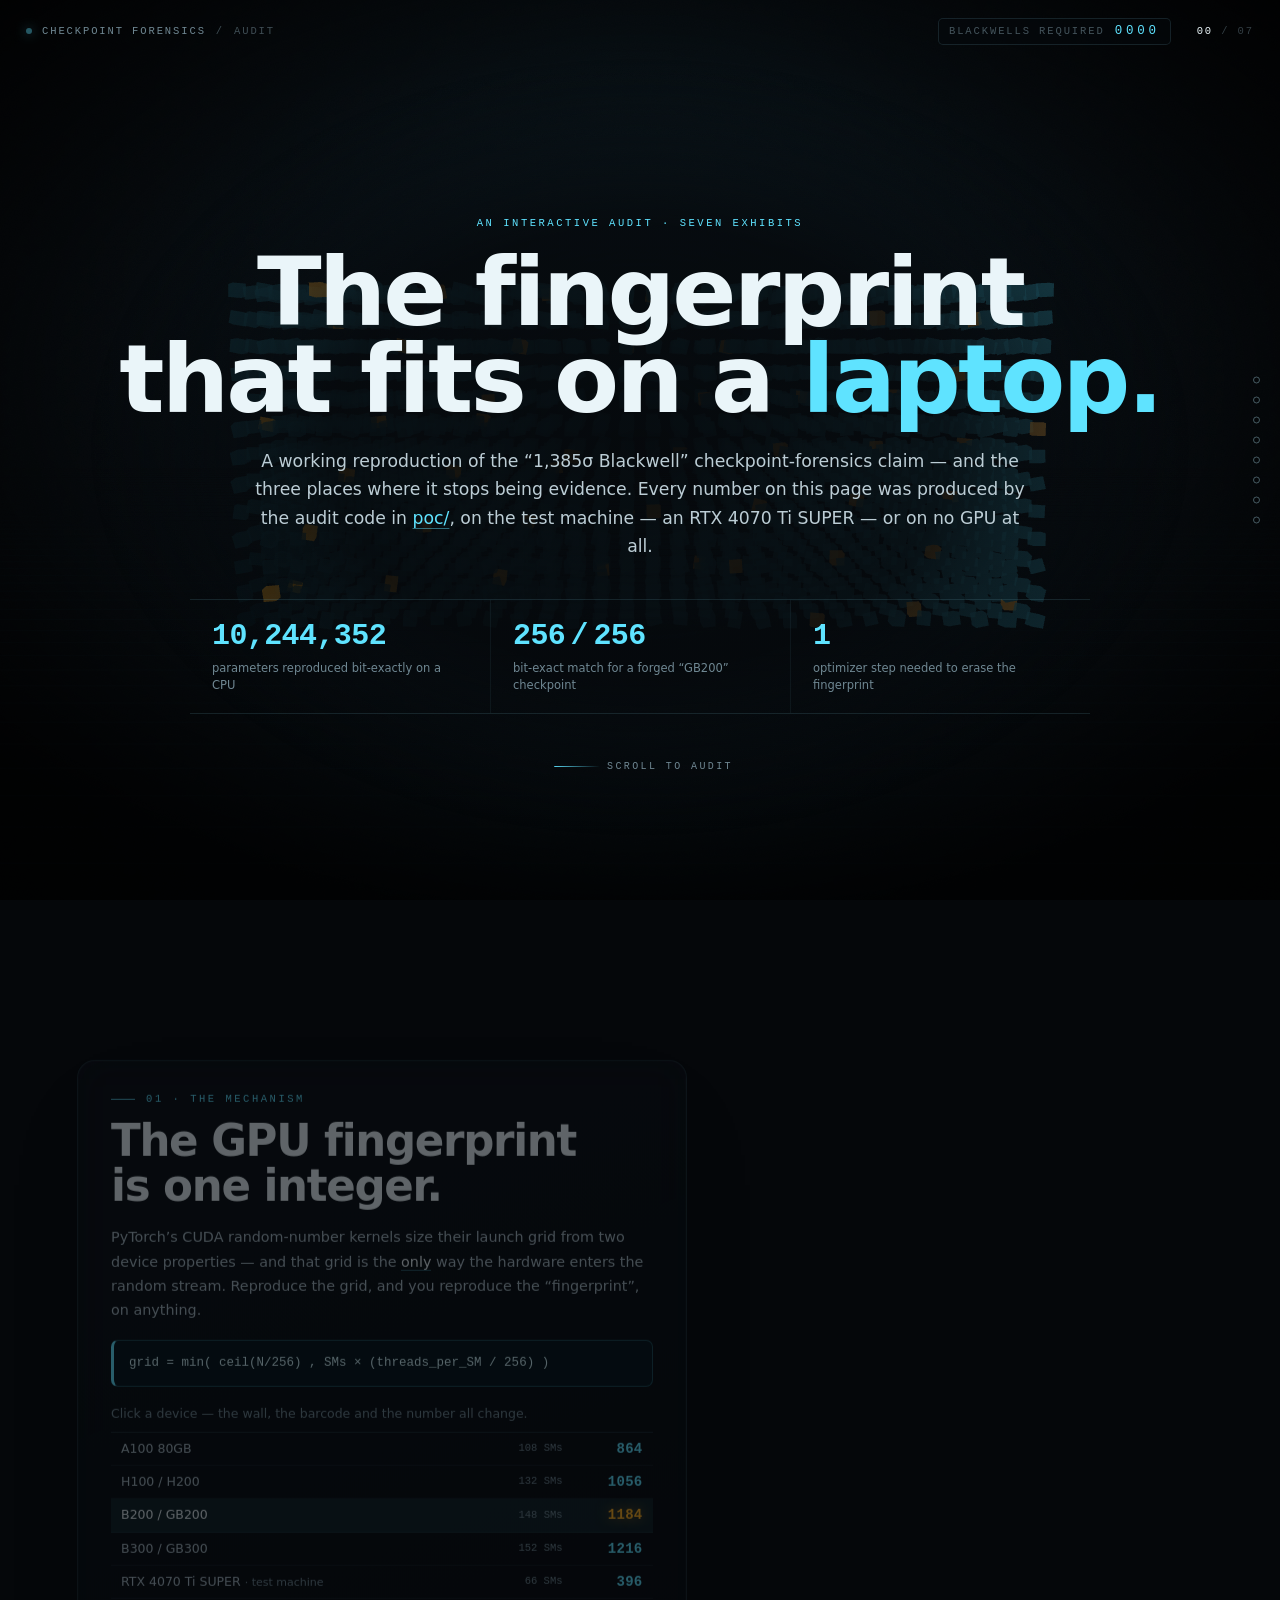
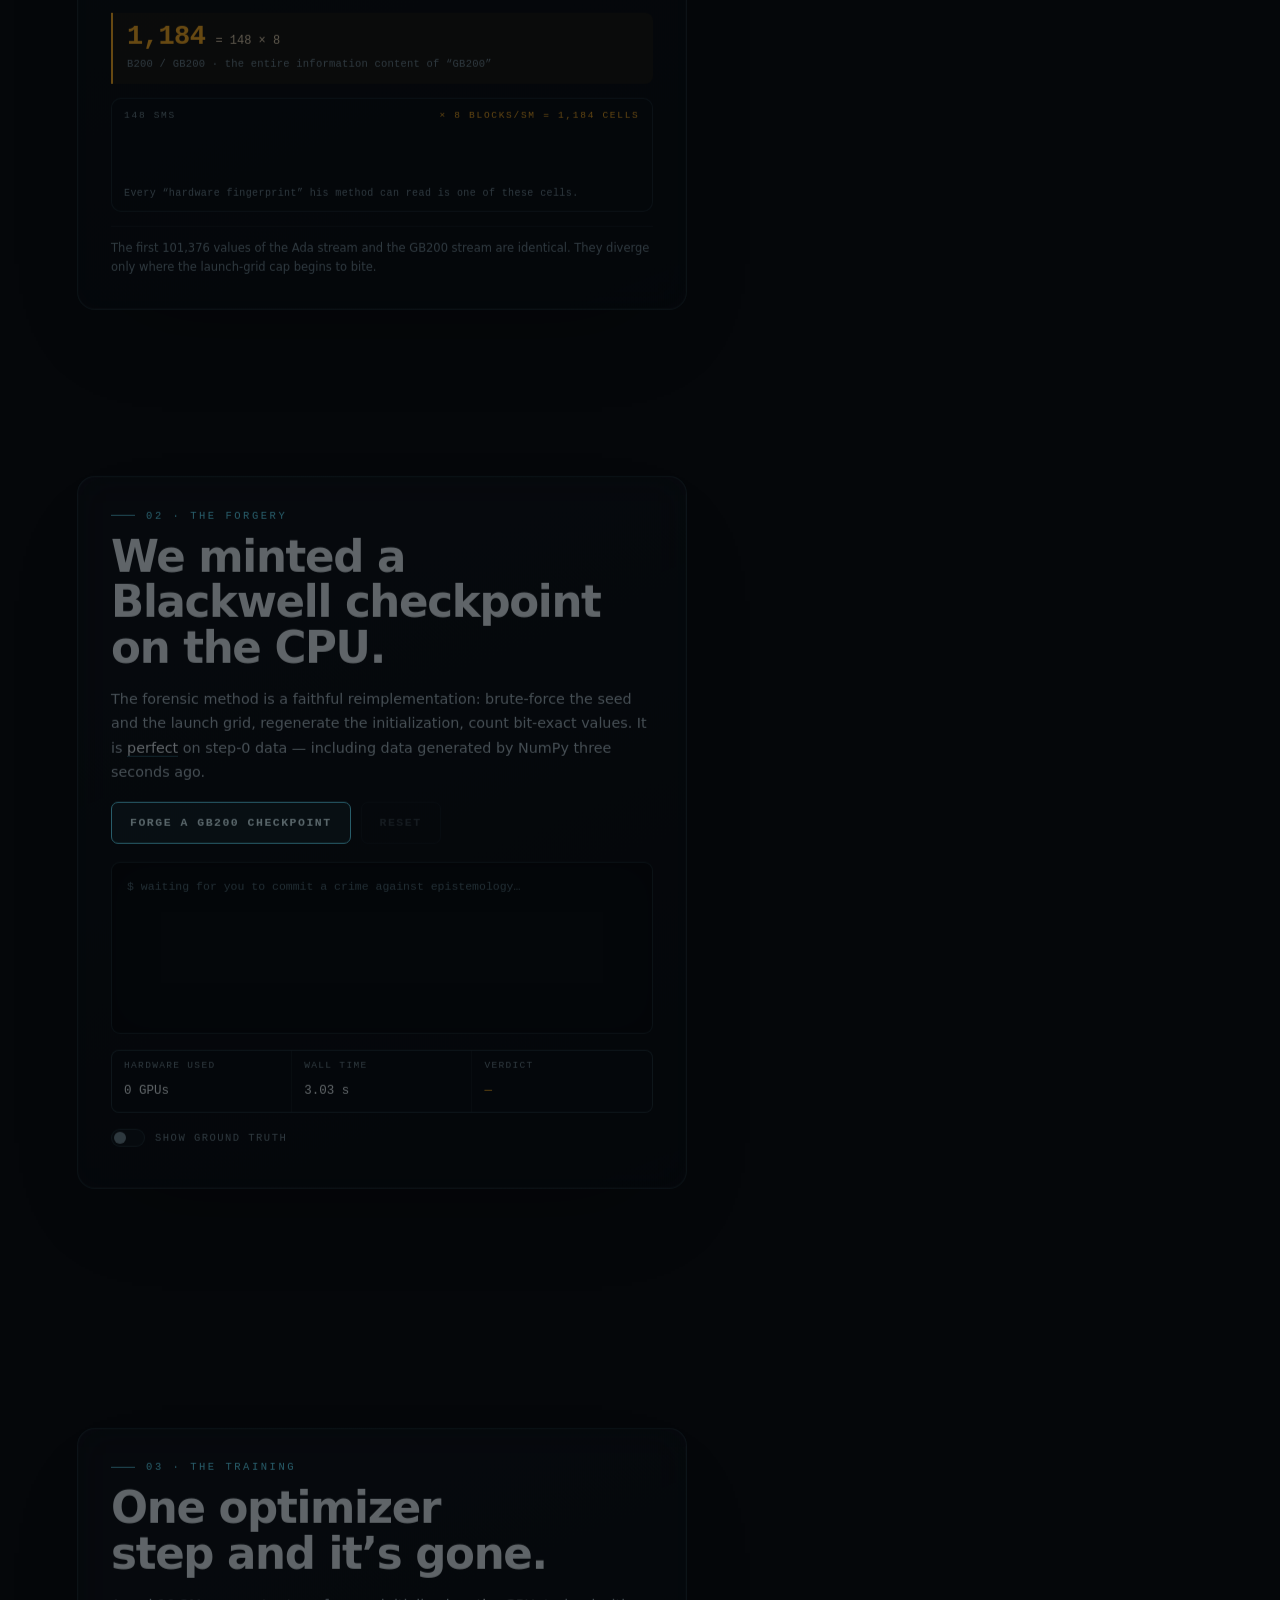
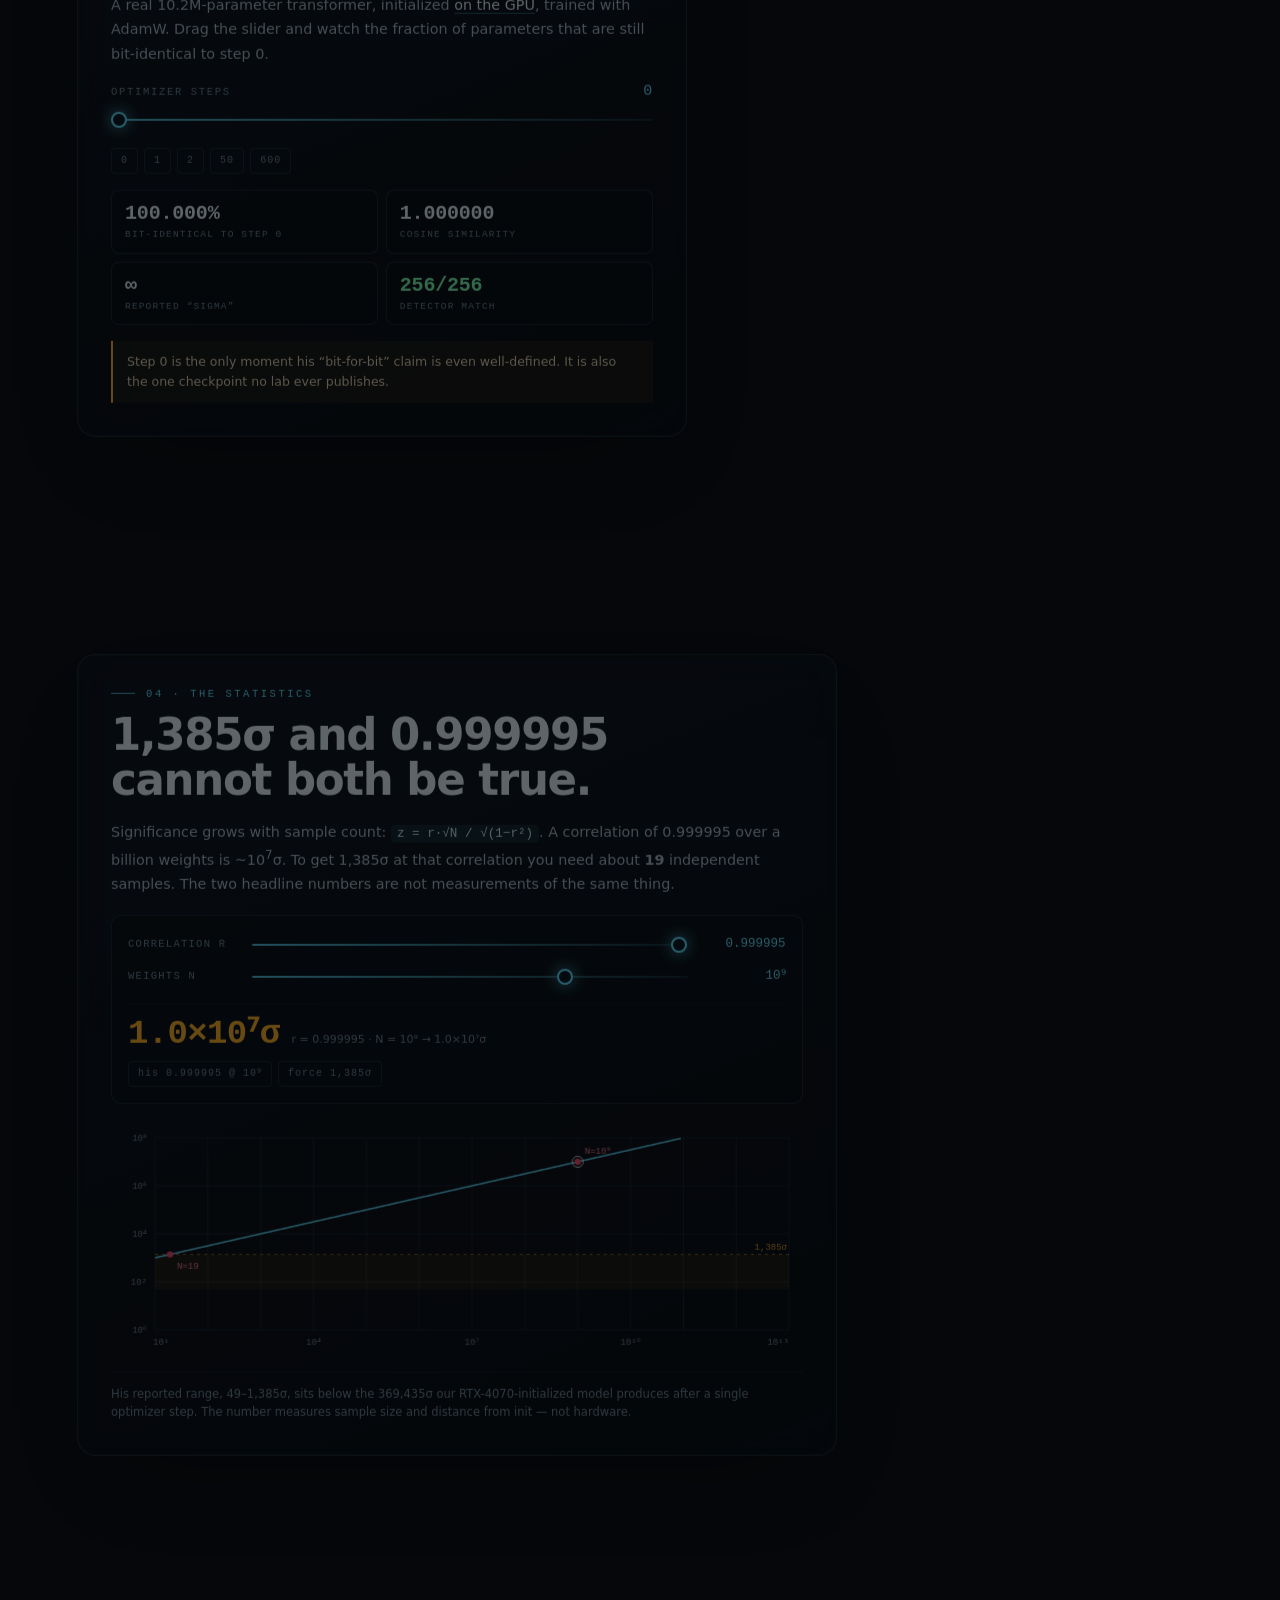
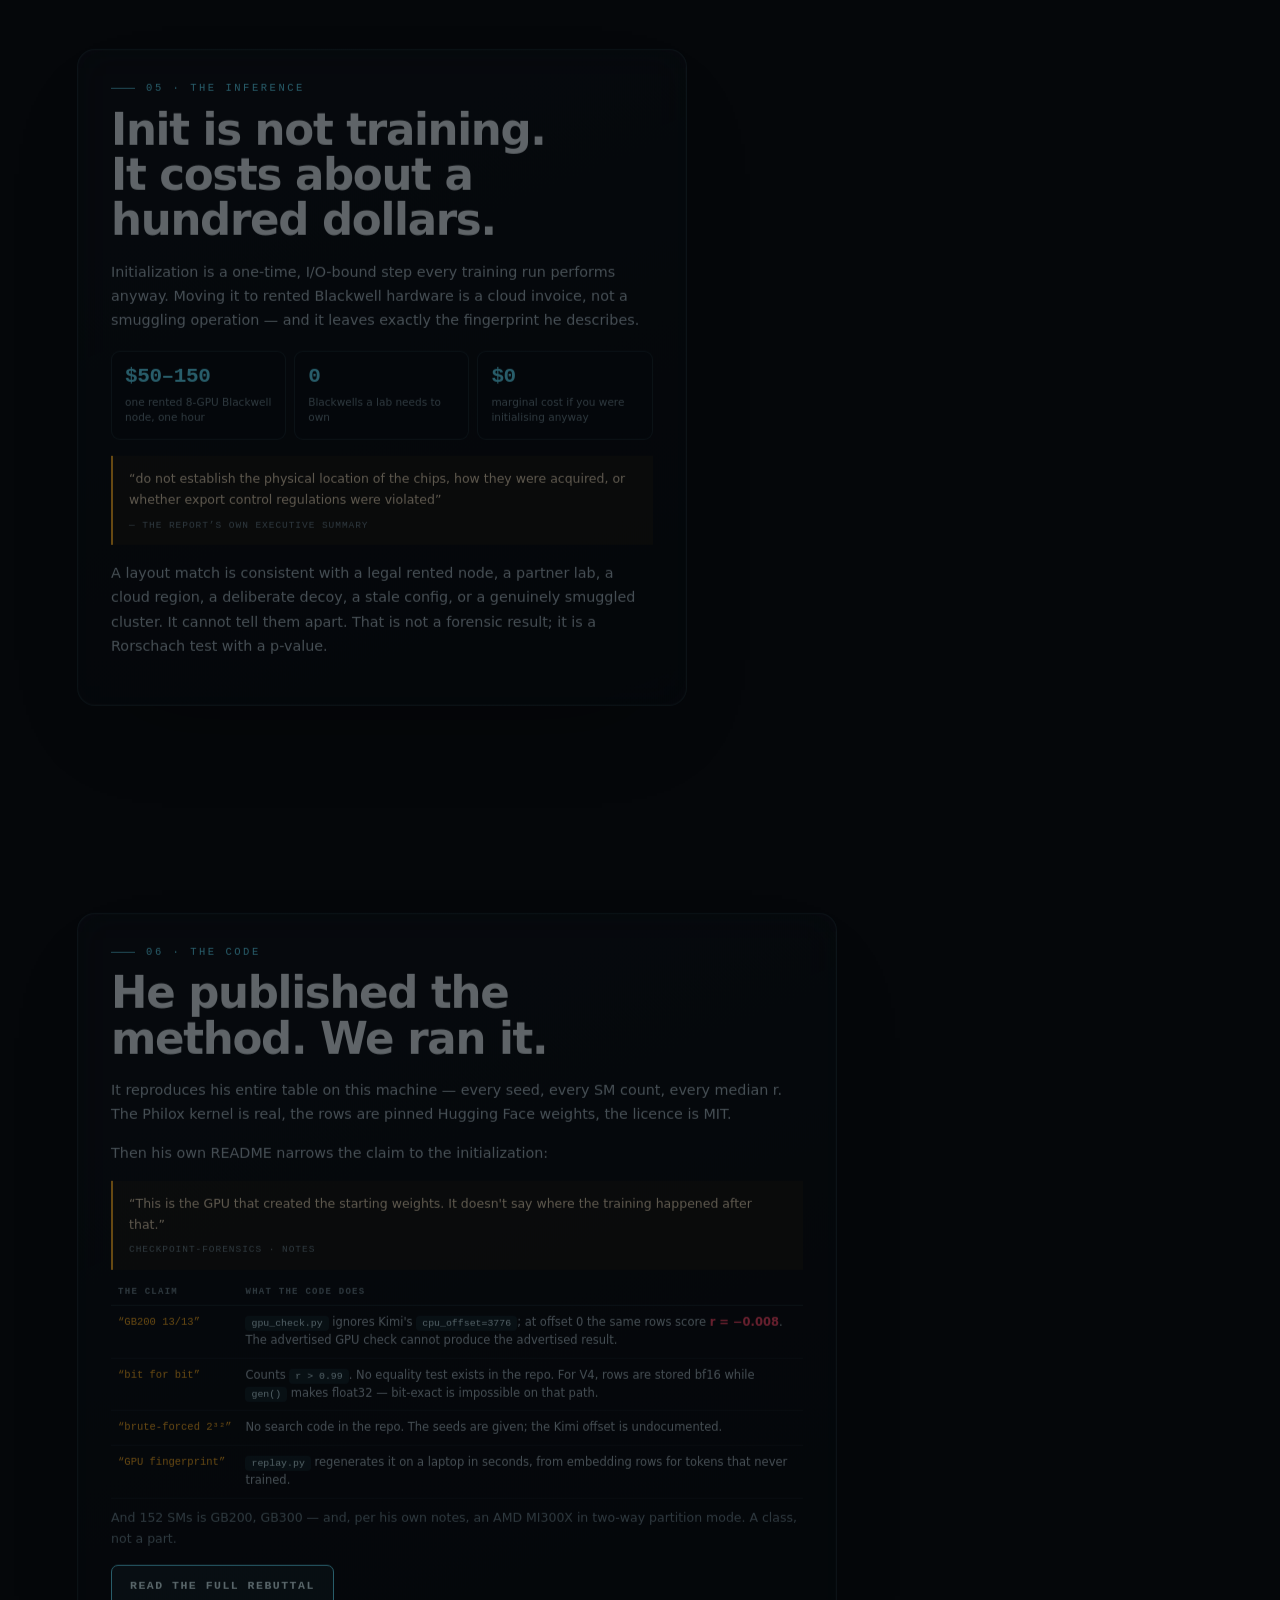
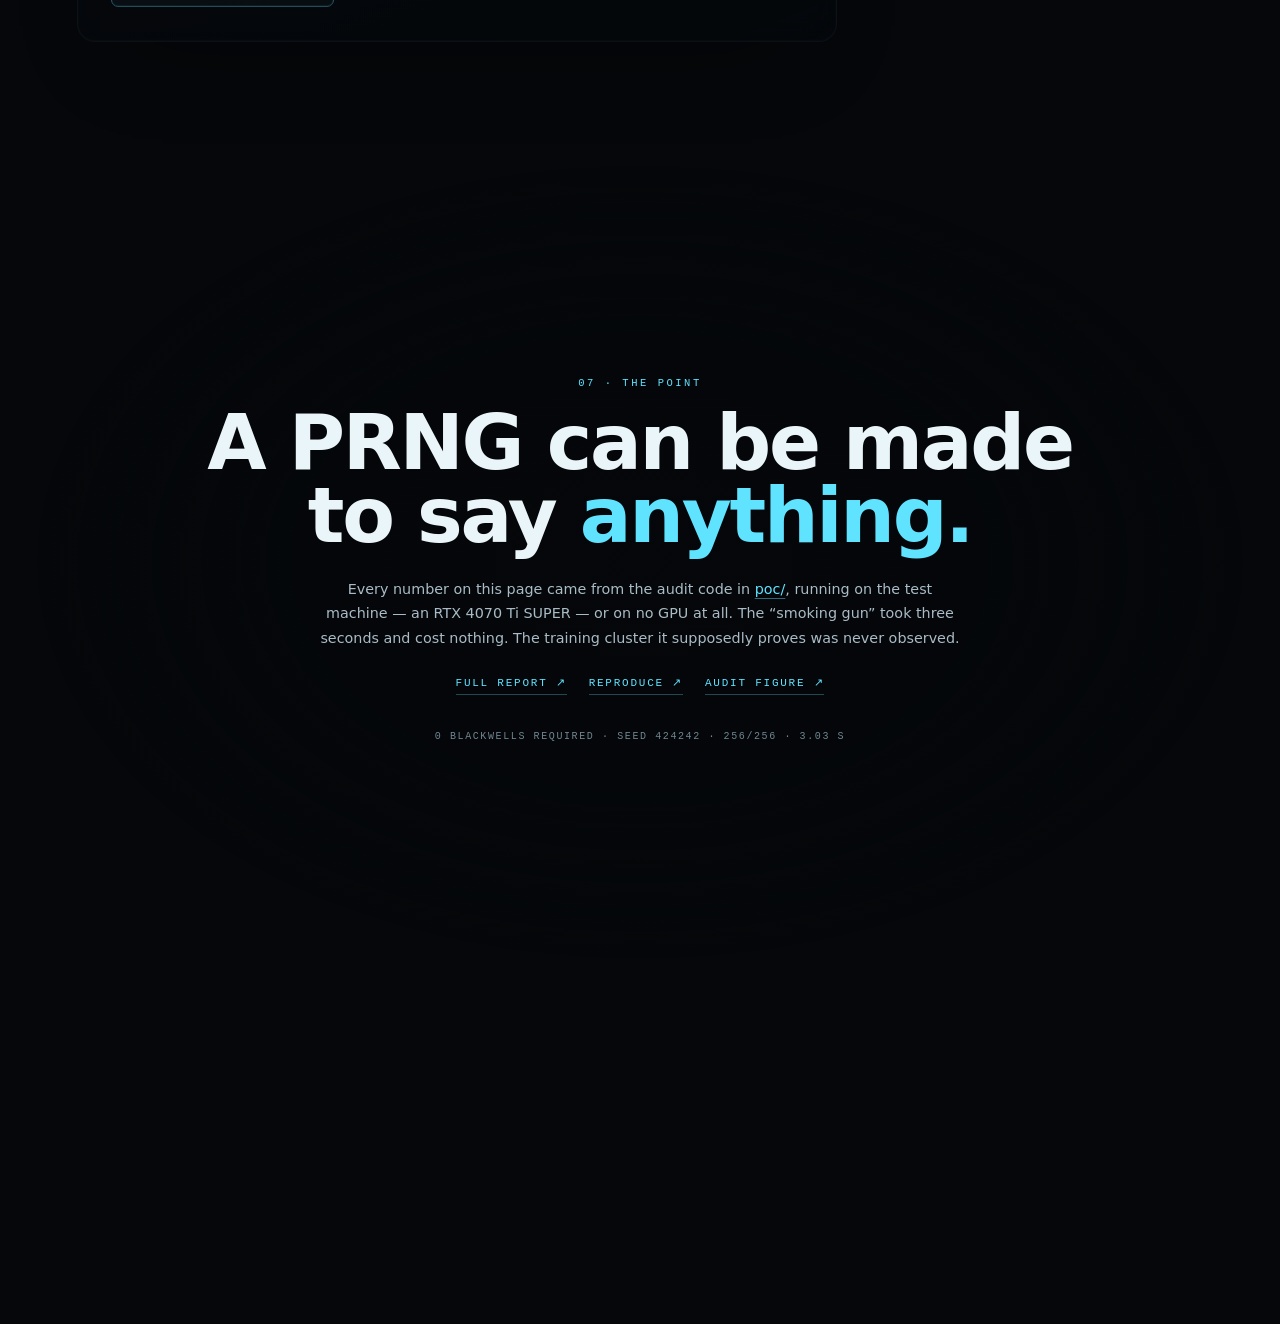
<file: index.html>
<!doctype html>
<html lang="en">
<head>
<meta charset="utf-8"/>
<meta name="viewport" content="width=device-width, initial-scale=1"/>
<title>Checkpoint Forensics, Audited</title>
<meta http-equiv="refresh" content="0; url=./site/"/>
<link rel="canonical" href="./site/"/>
<style>
  html,body{height:100%;margin:0;background:#05070a;color:#a9bcc6;
    font:12px/1.6 ui-monospace,Consolas,monospace;letter-spacing:.14em;text-transform:uppercase}
  body{display:grid;place-items:center}
  a{color:#5fe3ff;text-decoration:none;border-bottom:1px solid rgba(95,227,255,.35);padding-bottom:4px}
  a:hover{color:#fff;border-color:#fff}
  .dot{display:inline-block;width:6px;height:6px;border-radius:50%;background:#5fe3ff;
    box-shadow:0 0 12px #5fe3ff;margin-right:10px;animation:p 2.4s infinite}
  @keyframes p{0%,100%{opacity:1}50%{opacity:.35}}
</style>
</head>
<body>
<p><span class="dot"></span>opening <a href="./site/">the audit</a>…</p>
</body>
</html>
</file>
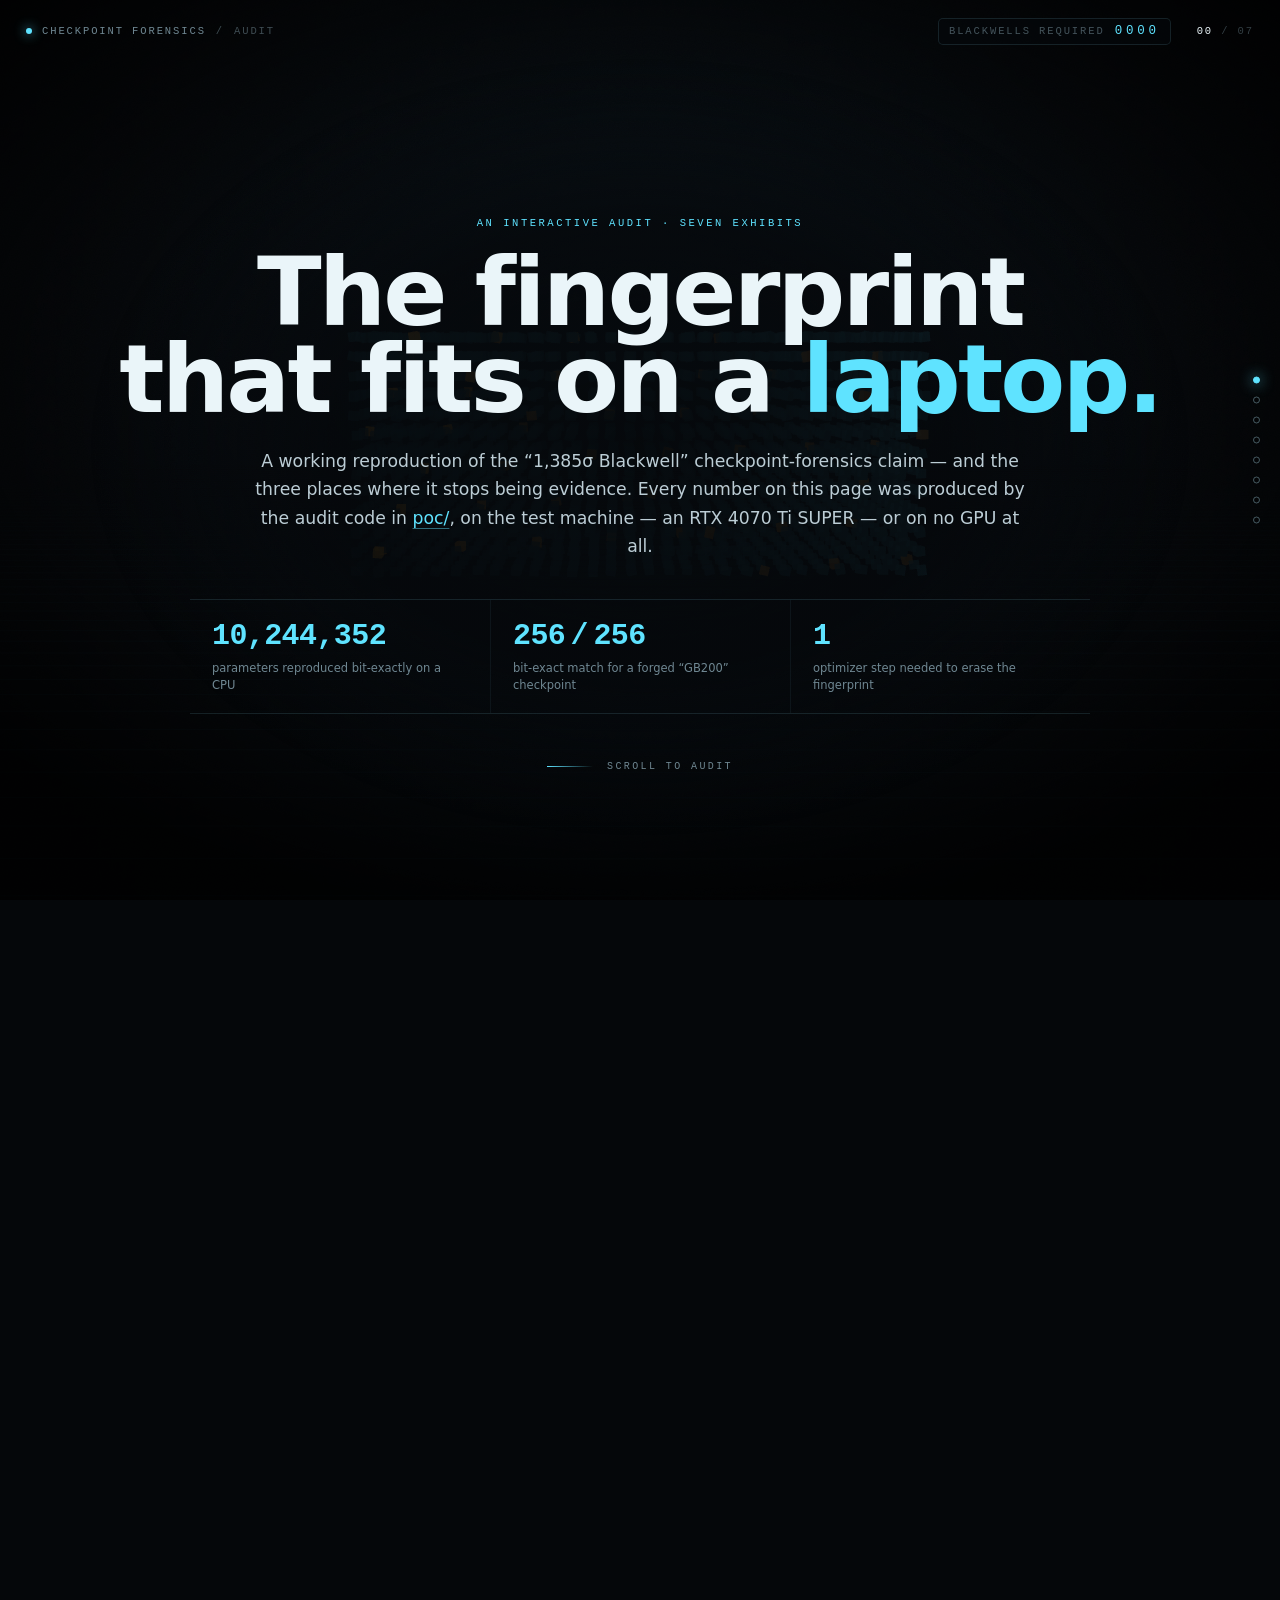
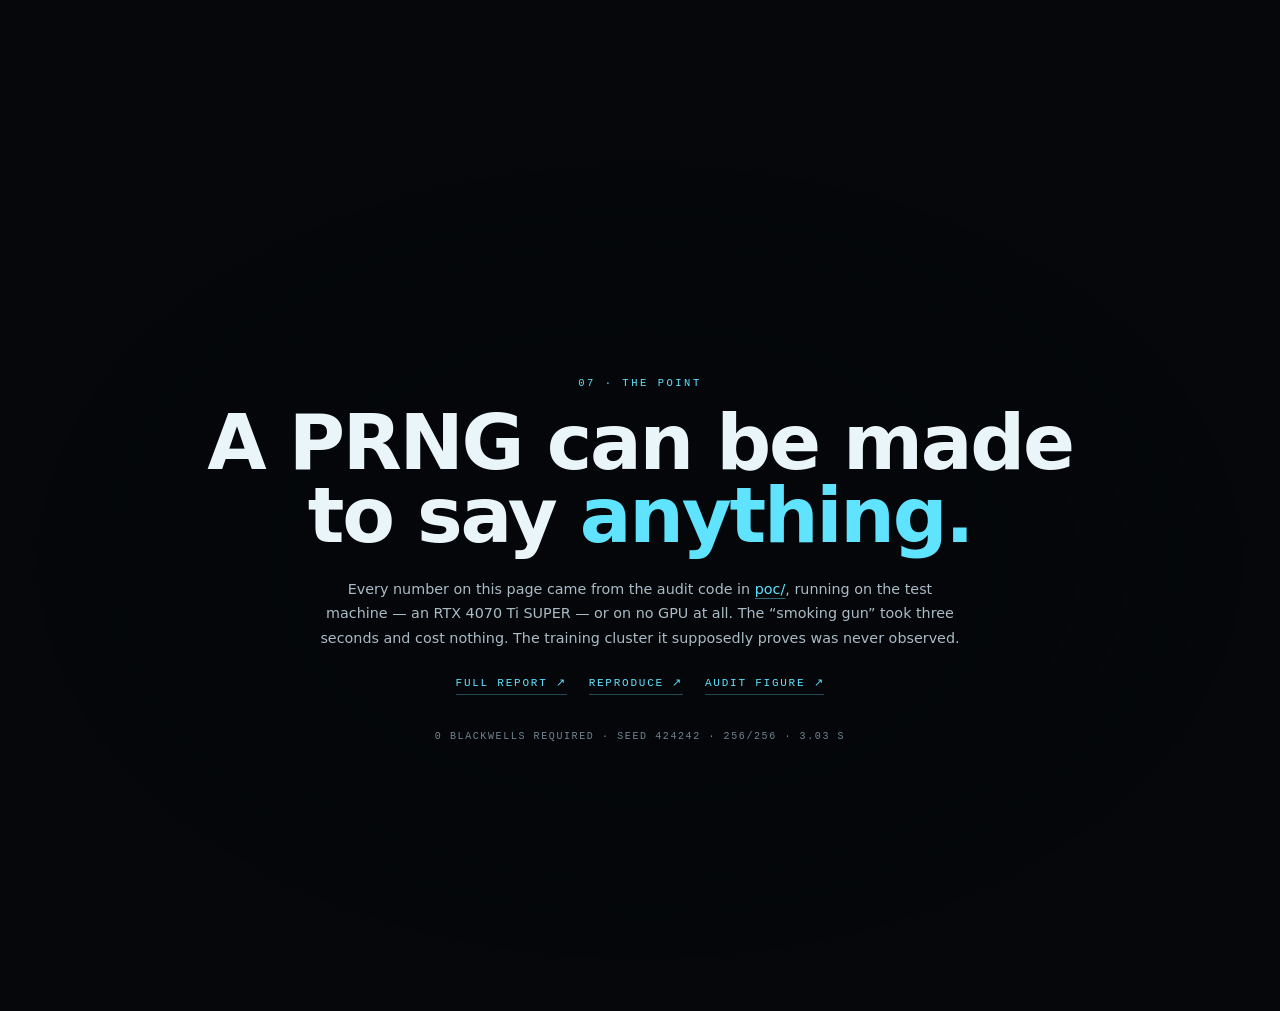
<file: site/index.html>
<!doctype html>
<html lang="en">
<head>
<meta charset="utf-8"/>
<meta name="viewport" content="width=device-width, initial-scale=1"/>
<meta name="theme-color" content="#05070a"/>
<title>Checkpoint Forensics, Audited — an interactive teardown</title>
<meta name="description" content="A working reproduction of the '1,385-sigma Blackwell' checkpoint forensics claim, and the three places where it stops being evidence."/>
<meta property="og:type" content="website"/>
<meta property="og:site_name" content="Checkpoint Forensics, Audited"/>
<meta property="og:title" content="Certified GB200* — hardware not included"/>
<meta property="og:description" content="256/256 bit-exact, generated on a laptop with zero GPUs, erased by one optimizer step. The '1,385σ Blackwell' claim, audited."/>
<meta property="og:url" content="https://tespio.github.io/conclusive-vibes/site/"/>
<meta property="og:image" content="https://tespio.github.io/conclusive-vibes/site/og.png"/>
<meta property="og:image:type" content="image/png"/>
<meta property="og:image:width" content="1200"/>
<meta property="og:image:height" content="630"/>
<meta property="og:image:alt" content="A red rubber stamp reading CERTIFIED GB200 with an asterisk, footnoted: hardware not included."/>
<meta name="twitter:card" content="summary_large_image"/>
<meta name="twitter:title" content="Certified GB200* — hardware not included"/>
<meta name="twitter:description" content="256/256 bit-exact. Zero GPUs. One optimizer step to erase. The '1,385σ Blackwell' claim, audited."/>
<meta name="twitter:image" content="https://tespio.github.io/conclusive-vibes/site/og.png"/>
<link rel="icon" href="data:image/svg+xml,%3Csvg xmlns='http://www.w3.org/2000/svg' viewBox='0 0 32 32'%3E%3Crect width='32' height='32' fill='%2305070a'/%3E%3Crect x='6' y='6' width='8' height='8' fill='%235fe3ff'/%3E%3Crect x='18' y='6' width='8' height='8' fill='%23ffb020'/%3E%3Crect x='6' y='18' width='8' height='8' fill='%23ff4767'/%3E%3Crect x='18' y='18' width='8' height='8' fill='%235fe3ff'/%3E%3C/svg%3E"/>
<link rel="stylesheet" href="styles.css"/>
</head>
<body>

<div id="webgl" aria-hidden="true"></div>
<div class="grain" aria-hidden="true"></div>
<div class="vignette" aria-hidden="true"></div>

<header class="hud">
  <div class="hud__brand">
    <span class="hud__dot"></span>
    <span>CHECKPOINT&nbsp;FORENSICS</span>
    <span class="hud__sep">/</span>
    <span class="hud__muted">AUDIT</span>
  </div>
  <div class="hud__right">
    <div class="hud__counter" id="hudCounter" title="Every experiment on this page ran with zero Blackwell GPUs">
      <span class="hud__label">BLACKWELLS&nbsp;REQUIRED</span>
      <span class="hud__digits" id="counterDigits">0000</span>
    </div>
    <div class="hud__idx"><b id="idxNum">00</b><span>&nbsp;/&nbsp;07</span></div>
  </div>
</header>

<nav class="rail" id="rail" aria-label="Sections"></nav>

<main>

  <!-- ============================================================ 00 HERO -->
  <section class="section section--hero" id="s-hero" data-scene="hero" data-label="Opening">
    <div class="hero">
      <div class="kicker">An interactive audit · seven exhibits</div>
      <h1>The fingerprint<br/>that fits on a <em>laptop.</em></h1>
      <p class="lede">A working reproduction of the “1,385σ Blackwell” checkpoint-forensics claim —
        and the three places where it stops being evidence. Every number on this page was produced
        by the audit code in <a href="../poc/run_all.py" data-view="code" data-title="poc/run_all.py">poc/</a>,
        on the test machine — an RTX&nbsp;4070&nbsp;Ti&nbsp;SUPER — or on no GPU at all.</p>
      <div class="hero__stats">
        <div class="stat">
          <b>10,244,352</b>
          <span>parameters reproduced bit-exactly on a CPU</span>
        </div>
        <div class="stat">
          <b>256&thinsp;/&thinsp;256</b>
          <span>bit-exact match for a forged “GB200” checkpoint</span>
        </div>
        <div class="stat">
          <b>1</b>
          <span>optimizer step needed to erase the fingerprint</span>
        </div>
      </div>
      <div class="scrollcue"><a href="#s-mech"><span class="scrollcue__line"></span> scroll to audit</a></div>
    </div>
  </section>

  <!-- ========================================================== 01 MECHANISM -->
  <section class="section" id="s-mech" data-scene="integer" data-label="The mechanism">
    <div class="panel">
      <div class="kicker">01 · The mechanism</div>
      <h2>The GPU fingerprint is one integer.</h2>
      <p>PyTorch’s CUDA random-number kernels size their launch grid from two device
        properties — and that grid is the <em>only</em> way the hardware enters the random stream.
        Reproduce the grid, and you reproduce the “fingerprint”, on anything.</p>
      <div class="formula">grid = min( ceil(N/256) , SMs × (threads_per_SM / 256) )</div>
      <p class="small">Click a device — the wall, the barcode and the number all change.</p>
      <div class="devices" id="devices">
        <button class="dev" data-key="a100" data-sm="108" data-bps="8" data-name="A100 80GB"
                data-note="a smaller grid, a different fingerprint">
          <span>A100 80GB</span><span class="sm">108 SMs</span><b>864</b>
        </button>
        <button class="dev" data-key="h100" data-sm="132" data-bps="8" data-name="H100 / H200"
                data-note="identical to the H200 — the method cannot tell them apart">
          <span>H100 / H200</span><span class="sm">132 SMs</span><b>1056</b>
        </button>
        <button class="dev is-active" data-key="gb200" data-sm="148" data-bps="8" data-name="B200 / GB200"
                data-note="the entire information content of “GB200”">
          <span>B200 / GB200</span><span class="sm">148 SMs</span><b>1184</b>
        </button>
        <button class="dev" data-key="b300" data-sm="152" data-bps="8" data-name="B300 / GB300"
                data-note="one integer away from “GB200”, and a different rack">
          <span>B300 / GB300</span><span class="sm">152 SMs</span><b>1216</b>
        </button>
        <button class="dev" data-key="rtx4070tis" data-sm="66" data-bps="6" data-name="RTX 4070 Ti SUPER"
                data-note="the test machine that forged the checkpoint">
          <span>RTX 4070 Ti SUPER <i>· test machine</i></span><span class="sm">66 SMs</span><b>396</b>
        </button>
      </div>
      <div class="gridnote">
        <div class="gridnote__row"><b id="gridNum">1,184</b><span id="gridEq">= 148 × 8</span></div>
        <div class="gridnote__cap" id="gridCap">B200 / GB200 · the entire information content of “GB200”</div>
      </div>
      <div class="barcode-block">
        <div class="barcode-block__head"><span id="bcSms">148 SMs</span><span id="bcCells">× 8 blocks/SM = 1,184 cells</span></div>
        <canvas id="barcode" width="760" height="68"></canvas>
        <div class="barcode-block__cap">Every “hardware fingerprint” his method can read is one of these cells.</div>
      </div>
      <p class="fine">The first 101,376 values of the Ada stream and the GB200 stream are identical.
        They diverge only where the launch-grid cap begins to bite.</p>
    </div>
  </section>

  <!-- ============================================================= 02 FORGERY -->
  <section class="section" id="s-forge" data-scene="forge" data-label="The forgery">
    <div class="panel">
      <div class="kicker">02 · The forgery</div>
      <h2>We minted a Blackwell checkpoint on the CPU.</h2>
      <p>The forensic method is a faithful reimplementation: brute-force the seed and the launch
        grid, regenerate the initialization, count bit-exact values. It is <em>perfect</em> on
        step-0 data — including data generated by NumPy three seconds ago.</p>
      <div class="row">
        <button class="btn" id="forgeBtn">Forge a GB200 checkpoint</button>
        <button class="btn btn--ghost" id="resetBtn" disabled>reset</button>
      </div>
      <div class="term" id="term" aria-live="polite"><pre id="termPre"><span class="dim">$ waiting for you to commit a crime against epistemology…</span></pre></div>
      <div class="receipt">
        <div><span>hardware used</span><b>0 GPUs</b></div>
        <div><span>wall time</span><b>3.03 s</b></div>
        <div><span>verdict</span><b class="amber" id="receiptVerdict">—</b></div>
      </div>
      <label class="switch">
        <input type="checkbox" id="truthToggle"/>
        <span>show ground truth</span>
      </label>
      <p class="truth" id="truth">Test machine: <b>RTX 4070 Ti SUPER</b> · Ada · 66 SMs · 16&nbsp;GB · <b>0 Blackwells</b>.
        The forged checkpoint is bit-identical to what a 148-SM device would emit — because the only
        difference is the integer 1184.</p>
    </div>
    <div class="stamp" id="stamp" aria-hidden="true">CERTIFIED<br/>GB200<span>256 / 256 · CONCLUSIVE</span></div>
  </section>

  <!-- ============================================================== 03 DECAY -->
  <section class="section" id="s-decay" data-scene="decay" data-label="The training">
    <div class="panel">
      <div class="kicker">03 · The training</div>
      <h2>One optimizer step and it’s gone.</h2>
      <p>A real 10.2M-parameter transformer, initialized <em>on the GPU</em>, trained with AdamW.
        Drag the slider and watch the fraction of parameters that are still bit-identical to step&nbsp;0.</p>
      <div class="control">
        <div class="control__head">
          <span>optimizer steps</span>
          <output id="stepOut">0</output>
        </div>
        <input type="range" id="stepSlider" min="0" max="10" step="1" value="0"
               aria-label="Training steps"/>
        <div class="presets" id="stepPresets">
          <button data-step="0">0</button>
          <button data-step="1">1</button>
          <button data-step="2">2</button>
          <button data-step="6">50</button>
          <button data-step="10">600</button>
        </div>
      </div>
      <div class="readouts">
        <div><b id="rExact">100.000%</b><span>bit-identical to step 0</span></div>
        <div><b id="rCos">1.000000</b><span>cosine similarity</span></div>
        <div><b id="rSigma">∞</b><span>reported “sigma”</span></div>
        <div><b id="rDetect" class="ok">256/256</b><span>detector match</span></div>
      </div>
      <p class="note" id="decayNote">Step 0 is the only moment his “bit-for-bit” claim is even
        well-defined. It is also the one checkpoint no lab ever publishes.</p>
    </div>
  </section>

  <!-- ============================================================== 04 SIGMA -->
  <section class="section" id="s-sigma" data-scene="sigma" data-label="The statistics">
    <div class="panel panel--wide">
      <div class="kicker">04 · The statistics</div>
      <h2>1,385σ and 0.999995 cannot both be true.</h2>
      <p>Significance grows with sample count: <code>z = r·√N / √(1−r²)</code>. A correlation of
        0.999995 over a billion weights is ~10<sup>7</sup>σ. To get 1,385σ at that correlation you
        need about <b>19</b> independent samples. The two headline numbers are not measurements of
        the same thing.</p>
      <div class="calc">
        <label class="calc__row">
          <span>correlation&nbsp;r</span>
          <input type="range" id="rSlider" min="990000" max="1000000" step="1" value="999995"/>
          <output id="rOut">0.999995</output>
        </label>
        <label class="calc__row">
          <span>weights&nbsp;N</span>
          <input type="range" id="nSlider" min="1" max="12" step="0.05" value="9"/>
          <output id="nOut">10⁹</output>
        </label>
        <div class="calc__result">
          <b id="zOut">10,000,000σ</b>
          <span id="zNote">his 0.999995, applied to 10⁹ weights</span>
        </div>
        <div class="presets">
          <button id="presetHis">his 0.999995 @ 10⁹</button>
          <button id="presetForce">force 1,385σ</button>
        </div>
      </div>
      <canvas id="sigmaChart" height="240"></canvas>
      <p class="fine">His reported range, 49–1,385σ, sits below the 369,435σ our RTX-4070-initialized
        model produces after a single optimizer step. The number measures sample size and distance
        from init — not hardware.</p>
    </div>
  </section>

  <!-- =============================================================== 05 COST -->
  <section class="section" id="s-cost" data-scene="cost" data-label="The inference">
    <div class="panel">
      <div class="kicker">05 · The inference</div>
      <h2>Init is not training. It costs about a hundred dollars.</h2>
      <p>Initialization is a one-time, I/O-bound step every training run performs anyway.
        Moving it to rented Blackwell hardware is a cloud invoice, not a smuggling operation —
        and it leaves exactly the fingerprint he describes.</p>
      <div class="cards">
        <div class="card"><b>$50–150</b><span>one rented 8-GPU Blackwell node, one hour</span></div>
        <div class="card"><b>0</b><span>Blackwells a lab needs to own</span></div>
        <div class="card"><b>$0</b><span>marginal cost if you were initialising anyway</span></div>
      </div>
      <blockquote>“do not establish the physical location of the chips, how they were acquired,
        or whether export control regulations were violated”
        <cite>— the report’s own executive summary</cite></blockquote>
      <p>A layout match is consistent with a legal rented node, a partner lab, a cloud region,
        a deliberate decoy, a stale config, or a genuinely smuggled cluster. It cannot tell them
        apart. That is not a forensic result; it is a Rorschach test with a p-value.</p>
    </div>
  </section>

  <!-- =============================================================== 06 CODE -->
  <section class="section" id="s-repo" data-scene="cost" data-label="His code">
    <div class="panel panel--wide">
      <div class="kicker">06 · The code</div>
      <h2>He published the method. We ran it.</h2>
      <p>It reproduces his entire table on this machine — every seed, every SM count, every
        median r. The Philox kernel is real, the rows are pinned Hugging Face weights, the
        licence is MIT.</p>
      <p>Then his own README narrows the claim to the initialization:</p>
      <blockquote>“This is the GPU that created the starting weights. It doesn't say where the
        training happened after that.”
        <cite>checkpoint-forensics · Notes</cite>
      </blockquote>
      <table class="claimtable">
        <thead><tr><th>the claim</th><th>what the code does</th></tr></thead>
        <tbody>
          <tr><td>“GB200 13/13”</td>
            <td><code>gpu_check.py</code> ignores Kimi's <code>cpu_offset=3776</code>; at
              offset 0 the same rows score <b>r = −0.008</b>. The advertised GPU check cannot
              produce the advertised result.</td></tr>
          <tr><td>“bit for bit”</td>
            <td>Counts <code>r &gt; 0.99</code>. No equality test exists in the repo. For V4,
              rows are stored bf16 while <code>gen()</code> makes float32 — bit-exact is
              impossible on that path.</td></tr>
          <tr><td>“brute-forced 2³²”</td>
            <td>No search code in the repo. The seeds are given; the Kimi offset is
              undocumented.</td></tr>
          <tr><td>“GPU fingerprint”</td>
            <td><code>replay.py</code> regenerates it on a laptop in seconds, from embedding
              rows for tokens that never trained.</td></tr>
        </tbody>
      </table>
      <p class="small">And 152 SMs is GB200, GB300 — and, per his own notes, an AMD MI300X in
        two-way partition mode. A class, not a part.</p>
      <p class="btnrow"><a class="btn" href="../REBUTTAL.md" data-view="report"
        data-title="We ran the checkpoint-forensics repo">read the full rebuttal</a></p>
    </div>
  </section>

  <!-- ============================================================== 07 OUTRO -->
  <section class="section section--outro" id="s-outro" data-scene="outro" data-label="The point">
    <div class="outro">
      <div class="kicker">07 · The point</div>
      <h2>A PRNG can be made<br/>to say <em>anything.</em></h2>
      <p>Every number on this page came from the audit code in
        <a href="../poc/run_all.py" data-view="code" data-title="poc/run_all.py">poc/</a>, running on the test
        machine — an RTX 4070 Ti SUPER — or on no GPU at all. The “smoking gun” took three seconds and cost
        nothing. The training cluster it supposedly proves was never observed.</p>
      <div class="outro__links">
        <a href="../REPORT.md" data-view="report" data-title="Checkpoint Forensics, Audited">full report ↗</a>
        <a href="../poc/run_all.py" data-view="code" data-title="poc/run_all.py">reproduce ↗</a>
        <a href="../figures/fig1_audit.png" data-view="image" data-title="fig1_audit.png">audit figure ↗</a>
      </div>
      <div class="outro__foot">0 Blackwells required · seed 424242 · 256/256 · 3.03 s</div>
    </div>
  </section>

</main>

<noscript><div class="noscript">This page needs JavaScript and WebGL. The full written audit is in <a href="../REPORT.md">REPORT.md</a>.</div></noscript>

<button class="totop" id="toTop" type="button" aria-label="Back to top">
  <span class="totop__arrow" aria-hidden="true">↑</span>
  <span class="totop__label">top</span>
</button>

<div class="modal" id="modal" role="dialog" aria-modal="true" aria-hidden="true" aria-labelledby="modalTitle">
  <div class="modal__backdrop" data-close></div>
  <div class="modal__panel">
    <header class="modal__bar">
      <div class="modal__heading">
        <span class="modal__kind" id="modalKind">document</span>
        <h2 class="modal__title" id="modalTitle">Viewer</h2>
      </div>
      <div class="modal__actions">
        <button class="modal__btn" id="modalCopy" type="button" hidden>copy</button>
        <a class="modal__btn" id="modalDownload" href="#" download hidden>download</a>
        <button class="modal__close" type="button" data-close aria-label="Close viewer">✕</button>
      </div>
    </header>
    <div class="modal__body" id="modalBody"></div>
  </div>
</div>

<script type="module" src="main.js"></script>
</body>
</html>
</file>
<file: site/styles.css>
/* ============================================================================
   Checkpoint Forensics, Audited — visual system
   ========================================================================== */
:root{
  --bg:#05070a;
  --bg2:#070b10;
  --ink:#eaf5f9;
  --body:#a9bcc6;
  --dim:#6f8792;
  --line:rgba(110,180,200,.16);
  --line-soft:rgba(110,180,200,.08);
  --cyan:#5fe3ff;
  --amber:#ffb020;
  --red:#ff4767;
  --green:#7dffb0;
  --sans:"Segoe UI",system-ui,-apple-system,"Helvetica Neue",Arial,sans-serif;
  --mono:ui-monospace,"Cascadia Mono",Consolas,"SF Mono",Menlo,monospace;
  --panel:linear-gradient(158deg,rgba(10,17,23,.9),rgba(6,10,14,.76));
  --shadow:0 40px 90px -40px rgba(0,0,0,.95),0 0 0 1px rgba(255,255,255,.02) inset;
}
*,*::before,*::after{box-sizing:border-box}
html{scroll-behavior:smooth}
body{
  margin:0;background:var(--bg);color:var(--ink);
  font-family:var(--sans);font-size:16px;line-height:1.6;
  overflow-x:hidden;-webkit-font-smoothing:antialiased;
}
::selection{background:rgba(95,227,255,.28);color:#fff}
:focus-visible{outline:2px solid var(--cyan);outline-offset:3px;border-radius:4px}
a{color:var(--cyan);text-decoration:none}
a:hover{text-decoration:underline;text-underline-offset:3px}

/* ---------- stage ---------------------------------------------------------- */
#webgl{position:fixed;inset:0;z-index:0}
#webgl canvas{display:block;width:100%;height:100%}
.grain,.vignette{position:fixed;inset:0;z-index:1;pointer-events:none}
.grain{
  opacity:.045;mix-blend-mode:screen;
  background-image:url("data:image/svg+xml,%3Csvg xmlns='http://www.w3.org/2000/svg' width='160' height='160'%3E%3Cfilter id='n'%3E%3CfeTurbulence type='fractalNoise' baseFrequency='0.85' numOctaves='2' stitchTiles='stitch'/%3E%3C/filter%3E%3Crect width='100%25' height='100%25' filter='url(%23n)' opacity='0.6'/%3E%3C/svg%3E");
}
.vignette{background:radial-gradient(ellipse 70% 60% at 50% 42%,rgba(0,0,0,0) 30%,rgba(0,0,0,.55) 78%,rgba(0,0,0,.82) 100%)}

/* ---------- HUD ------------------------------------------------------------ */
.hud{
  position:fixed;top:0;left:0;right:0;z-index:30;
  display:flex;align-items:center;justify-content:space-between;gap:20px;
  padding:18px 26px;pointer-events:none;
  font:10.5px/1 var(--mono);letter-spacing:.18em;text-transform:uppercase;color:var(--dim);
}
.hud__brand{display:flex;align-items:center;gap:10px;white-space:nowrap}
.hud__dot{width:6px;height:6px;border-radius:50%;background:var(--cyan);box-shadow:0 0 12px var(--cyan);animation:pulse 2.6s infinite}
@keyframes pulse{0%,100%{opacity:1}50%{opacity:.35}}
.hud__sep,.hud__muted{opacity:.55}
.hud__right{display:flex;align-items:center;gap:26px}
.hud__counter{display:flex;align-items:center;gap:10px;padding:6px 10px;border:1px solid var(--line);border-radius:5px;background:rgba(5,9,12,.5)}
.hud__label{opacity:.6}
.hud__digits{font-size:12.5px;letter-spacing:.3em;color:var(--cyan);transition:text-shadow .3s,color .3s}
.hud__counter.flash .hud__digits{color:#fff;text-shadow:0 0 16px var(--cyan)}
.hud__idx b{color:var(--ink);font-weight:500}
.hud__idx span{opacity:.45}

/* ---------- rail ----------------------------------------------------------- */
.rail{position:fixed;right:20px;top:50%;transform:translateY(-50%);z-index:30;display:flex;flex-direction:column;gap:13px}
.rail button{
  width:7px;height:7px;padding:0;border-radius:50%;cursor:pointer;
  border:1px solid rgba(150,190,205,.45);background:transparent;transition:.25s;
}
.rail button:hover{border-color:var(--cyan);transform:scale(1.35)}
.rail button.is-active{background:var(--cyan);border-color:var(--cyan);box-shadow:0 0 14px rgba(95,227,255,.9)}

/* ---------- sections ------------------------------------------------------- */
main{position:relative;z-index:10}
.section{
  position:relative;min-height:100vh;display:flex;align-items:center;
  padding:8vh 6vw;scroll-margin-top:0;
}
.section--hero{justify-content:center;text-align:center;min-height:108vh;padding-top:10vh}
.section--hero::before{
  content:"";position:absolute;inset:0;pointer-events:none;
  background:radial-gradient(ellipse 58% 54% at 50% 46%,rgba(5,7,10,.94) 0%,rgba(5,7,10,.82) 42%,rgba(5,7,10,0) 74%);
}
.section--outro{justify-content:center;text-align:center}
.section--outro::before{
  content:"";position:absolute;inset:0;pointer-events:none;
  background:radial-gradient(ellipse 62% 58% at 50% 50%,rgba(5,7,10,.95) 0%,rgba(5,7,10,.86) 45%,rgba(5,7,10,0) 76%);
}

/* ---------- panel ---------------------------------------------------------- */
.panel{
  position:relative;width:min(610px,100%);
  background:var(--panel);border:1px solid var(--line);border-radius:18px;
  padding:clamp(22px,2.6vw,36px);
  box-shadow:var(--shadow);
  backdrop-filter:blur(18px) saturate(1.15);-webkit-backdrop-filter:blur(18px) saturate(1.15);
  pointer-events:auto;
}
.panel--wide{width:min(760px,100%)}
.js .panel{opacity:0;transform:translateY(26px);transition:opacity .9s cubic-bezier(.2,.7,.2,1),transform .9s cubic-bezier(.2,.7,.2,1)}
.js .section.is-active .panel{opacity:1;transform:none}

.kicker{
  display:flex;align-items:center;gap:11px;
  font:10.5px/1 var(--mono);letter-spacing:.24em;text-transform:uppercase;color:var(--cyan);
  margin-bottom:6px;
}
.kicker::before{content:"";width:24px;height:1px;background:currentColor;opacity:.8}
h1,h2{margin:0;font-weight:650;letter-spacing:-.03em;text-wrap:balance}
h1{font-size:clamp(46px,7.4vw,108px);line-height:.92;margin:20px 0 24px}
h1 em,h2 em{font-style:normal;color:var(--cyan)}
h2{font-size:clamp(27px,3.4vw,44px);line-height:1.04;margin:14px 0 16px}
p{margin:0 0 14px;color:var(--body);font-size:clamp(14px,1.12vw,15.5px);line-height:1.7}
p em{color:var(--ink);font-style:normal;border-bottom:1px solid rgba(95,227,255,.35)}
p.small{font-size:12.5px;color:var(--dim);margin-bottom:8px}
p.fine{font-size:11.5px;line-height:1.6;color:var(--dim);margin:14px 0 0;border-top:1px solid var(--line-soft);padding-top:12px}
p.note{margin:16px 0 0;padding:11px 14px;border-left:2px solid var(--amber);background:rgba(255,176,32,.055);color:#e6d5b4;font-size:12.5px;line-height:1.6}
code{font-family:var(--mono);font-size:.88em;color:#cdeff7;background:rgba(95,227,255,.09);padding:2px 6px;border-radius:4px;white-space:nowrap}

/* ---------- hero ----------------------------------------------------------- */
.hero{max-width:1060px;text-align:center;position:relative;z-index:1}
.hero .kicker{justify-content:center}
.hero .kicker::before{display:none}
.lede{max-width:780px;margin:0 auto 38px;font-size:clamp(15px,1.35vw,18px);line-height:1.65;color:#bccdd5}
.lede a,.outro p a{
  color:var(--cyan);font-weight:500;
  text-decoration:underline;text-decoration-color:rgba(95,227,255,.45);
  text-decoration-thickness:1px;text-underline-offset:4px;
}
.lede a:hover,.outro p a:hover{color:#fff;text-decoration-color:#fff}
.hero__stats{display:grid;grid-template-columns:repeat(3,1fr);gap:0;max-width:900px;margin:0 auto 46px;border-top:1px solid var(--line);border-bottom:1px solid var(--line)}
.stat{padding:20px 22px;text-align:left}
.stat+.stat{border-left:1px solid var(--line-soft)}
.stat b{display:block;font:600 clamp(22px,2.4vw,30px)/1.1 var(--mono);color:var(--cyan);letter-spacing:-.02em}
.stat span{display:block;margin-top:7px;font-size:11.5px;line-height:1.45;color:var(--dim)}
.scrollcue{font:10px/1 var(--mono);letter-spacing:.24em;text-transform:uppercase;color:var(--dim)}
.scrollcue a{display:inline-flex;align-items:center;gap:14px;color:inherit;text-decoration:none;transition:color .2s}
.scrollcue a:hover,.scrollcue a:focus-visible{color:var(--cyan);text-decoration:none}
.scrollcue__line{width:46px;height:1px;background:linear-gradient(90deg,var(--cyan),transparent);animation:slide 2.4s ease-in-out infinite}
@keyframes slide{0%,100%{transform:translateX(0);opacity:.35}50%{transform:translateX(8px);opacity:1}}

/* ---------- formula -------------------------------------------------------- */
.formula{
  font-family:var(--mono);font-size:12.5px;line-height:1.5;color:#d3f4fb;
  background:#03141a;border:1px solid rgba(95,227,255,.26);border-left:3px solid var(--cyan);
  padding:13px 15px;border-radius:7px;margin:17px 0 16px;overflow-x:auto;white-space:nowrap;
}

/* ---------- device table --------------------------------------------------- */
.devices{display:flex;flex-direction:column;margin:2px 0 4px;border-top:1px solid var(--line)}
.dev{
  display:grid;grid-template-columns:1fr 90px 70px;align-items:center;gap:10px;
  padding:8px 10px;border:0;border-bottom:1px solid var(--line-soft);
  background:transparent;color:var(--body);font:12.5px/1.3 var(--sans);
  text-align:left;cursor:pointer;transition:background .18s,color .18s;
}
.dev:hover{background:rgba(95,227,255,.05);color:var(--ink)}
.dev.is-active{background:rgba(95,227,255,.09);color:var(--ink)}
.dev.is-active b{color:var(--amber);text-shadow:0 0 14px rgba(255,176,32,.6)}
.dev span.sm{font-family:var(--mono);font-size:10.5px;color:var(--dim);text-align:right}
.dev b{font:600 14px/1 var(--mono);color:var(--cyan);text-align:right;letter-spacing:.02em}
.dev i{font-style:normal;color:var(--dim);font-size:11px}

/* ---------- grid readout --------------------------------------------------- */
.gridnote{margin:14px 0 0;padding:11px 14px;border-left:2px solid var(--amber);background:rgba(255,176,32,.055);border-radius:0 8px 8px 0}
.gridnote__row{display:flex;align-items:baseline;gap:10px}
.gridnote__row b{font:600 27px/1 var(--mono);color:var(--amber);letter-spacing:-.02em;font-variant-numeric:tabular-nums}
.gridnote__row span{font:12px/1 var(--mono);color:#e6d5b4}
.gridnote__cap{margin-top:6px;font:10.5px/1.5 var(--mono);letter-spacing:.02em;color:var(--dim)}

/* ---------- barcode -------------------------------------------------------- */
.barcode-block{margin:14px 0 2px;padding:12px 12px 10px;border:1px solid var(--line);border-radius:10px;background:rgba(3,9,12,.5)}
.barcode-block__head{display:flex;justify-content:space-between;font:9.5px/1 var(--mono);letter-spacing:.18em;text-transform:uppercase;color:var(--dim);margin-bottom:10px}
.barcode-block__head span:last-child{color:var(--amber);opacity:.95}
.barcode-block canvas{display:block;width:100%;height:auto;filter:drop-shadow(0 0 18px rgba(255,176,32,.12))}
.barcode-block__cap{margin-top:10px;font:10px/1.5 var(--mono);color:var(--dim);letter-spacing:.04em}

/* ---------- buttons -------------------------------------------------------- */
.row{display:flex;gap:10px;flex-wrap:wrap;margin:18px 0}
.btn{
  appearance:none;border:1px solid var(--cyan);border-radius:7px;cursor:pointer;
  background:rgba(95,227,255,.08);color:#dcfaff;
  font:600 11.5px/1 var(--mono);letter-spacing:.13em;text-transform:uppercase;
  padding:14px 18px;transition:.18s;white-space:nowrap;
}
.btn:hover{background:var(--cyan);color:#021014;box-shadow:0 0 34px rgba(95,227,255,.45)}
.btn:active{transform:translateY(1px)}
.btn:disabled{opacity:.4;cursor:not-allowed;box-shadow:none}
.btn--ghost{border-color:var(--line);background:transparent;color:var(--dim)}
.btn--ghost:hover{border-color:var(--dim);background:rgba(255,255,255,.04);color:var(--ink);box-shadow:none}

/* ---------- terminal ------------------------------------------------------- */
.term{
  margin:16px 0;border:1px solid var(--line);border-radius:9px;background:#03080b;
  padding:14px 15px;min-height:172px;max-height:230px;overflow:auto;
  font:11.5px/1.72 var(--mono);color:#a9e9f7;
  box-shadow:inset 0 0 40px rgba(0,0,0,.6);
}
.term pre{margin:0;white-space:pre-wrap;word-break:break-word}
.term .dim{color:#4e6b76}
.term .ok{color:var(--green)}
.term .bad{color:var(--red)}
.term .warn{color:var(--amber)}
.term .cmd{color:#dff8ff}

/* ---------- receipt / truth ------------------------------------------------ */
.receipt{display:grid;grid-template-columns:repeat(3,1fr);gap:1px;background:var(--line-soft);border:1px solid var(--line);border-radius:8px;overflow:hidden;margin:12px 0 16px}
.receipt div{background:rgba(4,9,12,.85);padding:10px 12px}
.receipt span{display:block;font:9.5px/1 var(--mono);letter-spacing:.14em;text-transform:uppercase;color:var(--dim);margin-bottom:6px}
.receipt b{font:500 12.5px/1.2 var(--mono);color:var(--ink)}
.amber{color:var(--amber)!important}
.ok{color:var(--green)!important}
.bad{color:var(--red)!important}

.switch{display:inline-flex;align-items:center;gap:10px;font:10.5px/1 var(--mono);letter-spacing:.14em;text-transform:uppercase;color:var(--dim);cursor:pointer;user-select:none}
.switch input{appearance:none;width:34px;height:18px;border-radius:20px;border:1px solid var(--line);background:#0a1116;position:relative;cursor:pointer;transition:.2s;margin:0}
.switch input::after{content:"";position:absolute;top:2px;left:2px;width:12px;height:12px;border-radius:50%;background:var(--dim);transition:.2s}
.switch input:checked{border-color:var(--green);background:rgba(125,255,176,.12)}
.switch input:checked::after{left:18px;background:var(--green);box-shadow:0 0 10px var(--green)}
.truth{display:none;margin-top:14px;padding:13px 15px;border:1px dashed rgba(125,255,176,.4);border-radius:8px;font-size:12.5px;color:#cfeee0;background:rgba(125,255,176,.04)}
.truth.show{display:block;animation:fadein .4s ease}
@keyframes fadein{from{opacity:0;transform:translateY(-4px)}to{opacity:1;transform:none}}
.truth b{color:var(--green)}

/* ---------- stamp ---------------------------------------------------------- */
.stamp{
  position:absolute;right:7vw;top:24vh;z-index:20;pointer-events:none;
  padding:18px 26px;border:4px double var(--red);border-radius:6px;
  color:var(--red);font:800 clamp(22px,2.4vw,32px)/1 var(--mono);letter-spacing:.04em;text-align:center;
  transform:rotate(-9deg) scale(.6);opacity:0;
  text-shadow:0 0 26px rgba(255,71,103,.55);
  background:rgba(15,3,7,.35);backdrop-filter:blur(2px);
}
.stamp span{display:block;margin-top:9px;font:500 10.5px/1 var(--mono);letter-spacing:.22em}
.stamp.show{animation:stampin .55s cubic-bezier(.18,1.5,.35,1) forwards}
@keyframes stampin{
  0%{opacity:0;transform:rotate(-9deg) scale(2.4)}
  55%{opacity:1;transform:rotate(-9deg) scale(.96)}
  75%{transform:rotate(-9deg) scale(1.03)}
  100%{opacity:1;transform:rotate(-9deg) scale(1)}
}
.shake{animation:shake .45s ease}
@keyframes shake{0%,100%{transform:translate(0,0)}20%{transform:translate(-3px,2px)}40%{transform:translate(3px,-2px)}60%{transform:translate(-2px,1px)}80%{transform:translate(2px,-1px)}}

/* ---------- controls ------------------------------------------------------- */
.control{margin:18px 0 16px}
.control__head{display:flex;justify-content:space-between;align-items:baseline;font:10.5px/1 var(--mono);letter-spacing:.16em;text-transform:uppercase;color:var(--dim);margin-bottom:8px}
.control__head output{font-size:15px;color:var(--cyan);letter-spacing:.02em}
input[type=range]{
  appearance:none;-webkit-appearance:none;width:100%;height:26px;background:transparent;margin:0;cursor:pointer;
}
input[type=range]::-webkit-slider-runnable-track{height:2px;background:linear-gradient(90deg,rgba(95,227,255,.85),rgba(95,227,255,.12));border-radius:2px}
input[type=range]::-webkit-slider-thumb{
  -webkit-appearance:none;width:16px;height:16px;border-radius:50%;margin-top:-7px;
  background:#04121a;border:2px solid var(--cyan);box-shadow:0 0 16px rgba(95,227,255,.75);
}
input[type=range]::-moz-range-track{height:2px;background:rgba(95,227,255,.35);border-radius:2px}
input[type=range]::-moz-range-thumb{width:14px;height:14px;border:2px solid var(--cyan);border-radius:50%;background:#04121a}
.presets{display:flex;gap:6px;flex-wrap:wrap;margin-top:8px}
.presets button{
  border:1px solid var(--line);background:transparent;color:var(--dim);cursor:pointer;
  font:10px/1 var(--mono);letter-spacing:.1em;padding:7px 9px;border-radius:4px;transition:.15s;
}
.presets button:hover{border-color:var(--cyan);color:var(--cyan);background:rgba(95,227,255,.07)}

/* ---------- readouts ------------------------------------------------------- */
.readouts{display:grid;grid-template-columns:repeat(2,1fr);gap:8px;margin:16px 0 0}
.readouts>div{border:1px solid var(--line);border-radius:8px;padding:11px 13px;background:rgba(3,9,12,.55)}
.readouts b{display:block;font:600 20px/1.15 var(--mono);color:var(--ink);letter-spacing:-.01em}
.readouts span{display:block;margin-top:4px;font:9.5px/1.3 var(--mono);letter-spacing:.12em;text-transform:uppercase;color:var(--dim)}

/* ---------- sigma calc ----------------------------------------------------- */
.calc{margin:18px 0 14px;border:1px solid var(--line);border-radius:10px;padding:16px;background:rgba(3,9,12,.45)}
.calc__row{display:grid;grid-template-columns:110px 1fr 84px;align-items:center;gap:14px;margin-bottom:6px}
.calc__row span{font:10.5px/1 var(--mono);letter-spacing:.12em;text-transform:uppercase;color:var(--dim)}
.calc__row output{font:12.5px/1 var(--mono);color:var(--cyan);text-align:right}
.calc__result{display:flex;align-items:baseline;gap:12px;flex-wrap:wrap;margin:14px 0 10px;padding-top:12px;border-top:1px solid var(--line-soft)}
.calc__result b{font:600 clamp(24px,3vw,34px)/1 var(--mono);color:var(--amber);letter-spacing:-.02em}
.calc__result span{font-size:11px;color:var(--dim)}
#sigmaChart{display:block;width:100%;height:auto;margin:10px 0 2px}

/* ---------- cost cards ----------------------------------------------------- */
.cards{display:grid;grid-template-columns:repeat(3,1fr);gap:8px;margin:18px 0 16px}
.card{border:1px solid var(--line);border-radius:9px;padding:14px 13px;background:rgba(3,9,12,.5)}
.card b{display:block;font:600 21px/1 var(--mono);color:var(--cyan);margin-bottom:8px;letter-spacing:-.02em}
.card span{display:block;font-size:10.5px;line-height:1.45;color:var(--dim)}
blockquote{margin:16px 0;padding:13px 16px;border-left:2px solid var(--amber);background:rgba(255,176,32,.05);color:#e9d8b8;font-size:12.5px;line-height:1.65}
blockquote cite{display:block;margin-top:8px;font:9.5px/1.4 var(--mono);letter-spacing:.1em;text-transform:uppercase;color:var(--dim);font-style:normal}

/* claim vs code table */
.claimtable{width:100%;border-collapse:collapse;margin:14px 0 8px;font-size:11.5px;line-height:1.55}
.claimtable th{
  font:600 9px/1.4 var(--mono);letter-spacing:.14em;text-transform:uppercase;color:var(--dim);
  text-align:left;padding:0 7px 7px;border-bottom:1px solid var(--line);
}
.claimtable td{padding:8px 7px;border-bottom:1px solid var(--line-soft);vertical-align:top;color:var(--body)}
.claimtable td:first-child{font-family:var(--mono);font-size:10.5px;color:var(--amber);white-space:nowrap;width:112px}
.claimtable code{font-size:.86em;white-space:normal}
.claimtable b{color:var(--red)}
.btnrow{margin:16px 0 0}
.btnrow .btn{display:inline-block;text-decoration:none}

/* ---------- outro ---------------------------------------------------------- */
.outro{max-width:1000px;text-align:center;position:relative;z-index:1}
.outro .kicker{justify-content:center}
.outro .kicker::before{display:none}
.outro h2{font-size:clamp(38px,6vw,86px);line-height:.95;margin:18px 0 24px}
.outro p{max-width:640px;margin:0 auto 28px}
.outro__links{display:flex;gap:22px;justify-content:center;flex-wrap:wrap;margin-bottom:34px}
.outro__links a{font:11px/1 var(--mono);letter-spacing:.16em;text-transform:uppercase;color:var(--cyan);border-bottom:1px solid rgba(95,227,255,.3);padding-bottom:5px}
.outro__links a:hover{text-decoration:none;border-color:var(--cyan);color:#fff}
.outro__foot{font:10px/1.6 var(--mono);letter-spacing:.16em;text-transform:uppercase;color:var(--dim)}

/* ---------- misc ----------------------------------------------------------- */
.noscript{position:fixed;inset:auto 20px 20px 20px;z-index:99;background:#1a0b10;border:1px solid var(--red);color:#ffd9e0;padding:14px 18px;font-size:13px;border-radius:8px}

/* ---------- modal viewer --------------------------------------------------- */
html.modal-open,html.modal-open body{overflow:hidden}
.modal{
  position:fixed;inset:0;z-index:100;display:grid;place-items:center;padding:4vh 3vw;
  opacity:0;visibility:hidden;transition:opacity .25s,visibility .25s;
}
.modal.is-open{opacity:1;visibility:visible}
.modal__backdrop{
  position:absolute;inset:0;background:rgba(2,4,7,.8);
  backdrop-filter:blur(10px) saturate(.8);-webkit-backdrop-filter:blur(10px) saturate(.8);
}
.modal__panel{
  position:relative;width:min(1120px,94vw);height:min(86vh,940px);
  display:flex;flex-direction:column;
  background:linear-gradient(168deg,#080f15,#050a0e);
  border:1px solid rgba(110,180,200,.22);border-radius:18px;
  box-shadow:0 50px 130px -40px #000,inset 0 1px 0 rgba(255,255,255,.04);
  transform:translateY(16px) scale(.985);opacity:0;
  transition:transform .32s cubic-bezier(.2,.8,.2,1),opacity .3s;
}
.modal.is-open .modal__panel{transform:none;opacity:1}
.modal__bar{
  flex:0 0 auto;display:flex;align-items:center;justify-content:space-between;gap:18px;
  padding:13px 16px 13px 20px;border-bottom:1px solid var(--line);
}
.modal__heading{display:flex;align-items:center;gap:12px;min-width:0}
.modal__kind{
  font:9px/1 var(--mono);letter-spacing:.2em;text-transform:uppercase;color:var(--cyan);
  border:1px solid rgba(95,227,255,.3);padding:5px 7px;border-radius:4px;white-space:nowrap;
}
.modal__title{
  margin:0;font:600 14px/1.2 var(--mono);letter-spacing:.01em;color:var(--ink);
  white-space:nowrap;overflow:hidden;text-overflow:ellipsis;
}
.modal__actions{display:flex;align-items:center;gap:7px;flex:0 0 auto}
.modal__btn{
  appearance:none;border:1px solid var(--line);background:transparent;color:var(--dim);
  border-radius:6px;padding:9px 11px;font:10px/1 var(--mono);letter-spacing:.14em;
  text-transform:uppercase;cursor:pointer;transition:.15s;text-decoration:none;
}
.modal__btn:hover{color:var(--cyan);border-color:var(--cyan);background:rgba(95,227,255,.07);text-decoration:none}
.modal__btn[hidden]{display:none}
.modal__close{
  width:34px;height:34px;border-radius:50%;border:1px solid var(--line);
  background:transparent;color:var(--dim);font-size:14px;line-height:1;cursor:pointer;transition:.15s;
}
.modal__close:hover{color:#fff;border-color:var(--red);background:rgba(255,71,103,.12)}
.modal__body{
  flex:1 1 auto;overflow:auto;overscroll-behavior:contain;
  scrollbar-width:thin;scrollbar-color:#1c3a44 transparent;
}
.modal__body::-webkit-scrollbar{width:10px;height:10px}
.modal__body::-webkit-scrollbar-thumb{background:#16323b;border-radius:10px;border:2px solid #070c11}
.modal__loading{padding:70px 20px;text-align:center;font:11px/1 var(--mono);letter-spacing:.2em;text-transform:uppercase;color:var(--dim)}
.modal__error{padding:44px;color:#ffd3da;font-size:14px;line-height:1.7}
.modal__error a{color:var(--cyan)}

/* markdown */
.md{max-width:880px;margin:0 auto;padding:38px 44px 70px;color:var(--body);font-size:15px;line-height:1.72}
.md>*:first-child{margin-top:0}
.md h1{font-size:30px;line-height:1.1;letter-spacing:-.03em;color:var(--ink);margin:0 0 18px;font-weight:650}
.md h2{font-size:22px;line-height:1.15;letter-spacing:-.02em;color:var(--ink);margin:38px 0 14px;padding-top:18px;border-top:1px solid var(--line-soft);font-weight:650}
.md h3{font-size:16.5px;color:var(--ink);margin:26px 0 10px;font-weight:650}
.md h4{font-size:13px;color:var(--cyan);margin:22px 0 8px;letter-spacing:.06em;text-transform:uppercase}
.md p{margin:0 0 13px;color:var(--body)}
.md strong{color:var(--ink)}
.md em{color:#cfe6ee}
.md a{color:var(--cyan);text-decoration:underline;text-decoration-color:rgba(95,227,255,.3);text-underline-offset:3px}
.md ul,.md ol{margin:0 0 14px;padding-left:22px}
.md li{margin:5px 0}
.md li::marker{color:rgba(95,227,255,.65)}
.md blockquote{margin:16px 0;padding:12px 18px;border-left:2px solid var(--amber);background:rgba(255,176,32,.05);color:#e6d5b4}
.md blockquote p:last-child{margin:0}
.md hr{border:0;border-top:1px solid var(--line);margin:30px 0}
.md code{font-family:var(--mono);font-size:.86em;color:#cdeff7;background:rgba(95,227,255,.09);border:1px solid rgba(95,227,255,.08);padding:1px 5px;border-radius:4px;white-space:nowrap}
.md pre{margin:16px 0;padding:16px 18px;background:#03090c;border:1px solid var(--line);border-radius:9px;overflow:auto}
.md pre code{background:none;border:0;padding:0;white-space:pre;font-size:12px;line-height:1.65;color:#b9e6f2}
.md table{width:100%;border-collapse:collapse;margin:16px 0;font-size:12px;line-height:1.5}
.md th,.md td{border:1px solid var(--line-soft);padding:7px 9px;text-align:left;vertical-align:top}
.md th{background:rgba(95,227,255,.06);color:var(--ink);font:600 10px/1.4 var(--mono);letter-spacing:.04em;text-transform:uppercase}
.md tr:nth-child(even) td{background:rgba(255,255,255,.012)}
.md img{max-width:100%;height:auto;border:1px solid var(--line);border-radius:10px;margin:18px 0}

/* code */
.modal--code .modal__body{overflow:hidden;display:flex}
.codeview{display:flex;flex:1;min-height:0;width:100%}
.codeview__list{
  flex:0 0 238px;width:238px;overflow:auto;
  border-right:1px solid var(--line);padding:8px 8px 18px;background:rgba(3,9,12,.55);
}
.codeview__head{font:9px/1 var(--mono);letter-spacing:.2em;text-transform:uppercase;color:var(--dim);padding:9px 8px 12px;border-bottom:1px solid var(--line-soft);margin-bottom:4px}
.codeview__group{font:9px/1 var(--mono);letter-spacing:.18em;text-transform:uppercase;color:#4c6a75;padding:13px 8px 5px}
.codeview__file{
  display:block;width:100%;text-align:left;border:0;background:transparent;color:#9db3bc;
  font:11.5px/1.4 var(--mono);padding:7px 8px;border-radius:5px;cursor:pointer;
  transition:background .15s,color .15s;white-space:nowrap;overflow:hidden;text-overflow:ellipsis;
}
.codeview__file:hover{background:rgba(95,227,255,.06);color:var(--ink)}
.codeview__file.is-active{background:rgba(95,227,255,.11);color:var(--cyan);box-shadow:inset 2px 0 0 var(--cyan)}
.codeview__scroll{flex:1;min-width:0;overflow:auto}
.code{padding:18px 0 30px;font:12.5px/1.72 var(--mono)}
.code__line{display:grid;grid-template-columns:54px 1fr;gap:16px;padding:0 20px}
.code__line:hover{background:rgba(95,227,255,.045)}
.code__ln{color:#3d5762;text-align:right;user-select:none;font-size:11px;line-height:1.95}
.code__src{white-space:pre;color:#cfe9f2;tab-size:4}
.tok-com{color:#5d7f8a;font-style:italic}
.tok-str{color:#ffcf7a}
.tok-kw{color:#5fe3ff}
.tok-num{color:#e8a6ff}

/* figure */
.figure{margin:0;padding:26px;display:flex;flex-direction:column;align-items:center;gap:14px}
.figure img{
  max-width:100%;max-height:68vh;width:auto;height:auto;border-radius:10px;
  border:1px solid var(--line);box-shadow:0 24px 70px -30px #000;cursor:zoom-in;
}
.figure figcaption{font:10.5px/1.6 var(--mono);letter-spacing:.05em;color:var(--dim);text-align:center}
.figure.zoomed{display:block;padding:20px;overflow:auto;text-align:center}
.figure.zoomed img{max-width:none;max-height:none;cursor:zoom-out}

/* back to top */
.totop{
  position:fixed;right:22px;bottom:22px;z-index:45;
  display:inline-flex;align-items:center;gap:8px;padding:8px 12px 8px 9px;
  border:1px solid var(--line);border-radius:999px;cursor:pointer;
  background:rgba(6,11,15,.82);backdrop-filter:blur(10px);
  color:var(--dim);font:10px/1 var(--mono);letter-spacing:.18em;text-transform:uppercase;
  opacity:0;transform:translateY(10px);pointer-events:none;
  transition:opacity .25s,transform .25s,color .2s,border-color .2s;
}
.totop.show{opacity:1;transform:none;pointer-events:auto}
.totop:hover{color:var(--cyan);border-color:var(--cyan)}
.totop__arrow{
  display:grid;place-items:center;width:22px;height:22px;border-radius:50%;
  border:1px solid rgba(95,227,255,.35);color:var(--cyan);font-size:12px;line-height:1;
}
.totop:active .totop__arrow{transform:translateY(-2px)}

@media (max-width:1200px){
  .barcode-block canvas{height:auto}
}
@media (max-width:820px){
  .section{padding:12vh 5vw}
  .formula{white-space:normal;font-size:11.5px;line-height:1.7;word-break:break-word}
  .barcode-block canvas{height:56px;object-fit:fill}
  .hud{padding:14px 16px;font-size:9.5px;letter-spacing:.12em}
  .hud__counter{display:none}
  .rail{display:none}
  .hero__stats{grid-template-columns:1fr;max-width:420px}
  .stat+.stat{border-left:0;border-top:1px solid var(--line-soft)}
  h1{font-size:clamp(40px,12vw,66px)}
  .panel{padding:24px 20px;border-radius:14px}
  .dev{grid-template-columns:1fr 66px 54px}
  .receipt{grid-template-columns:1fr}
  .readouts{grid-template-columns:1fr 1fr}
  .cards{grid-template-columns:1fr}
  .calc__row{grid-template-columns:1fr 64px;grid-template-areas:"l o" "s s"}
  .calc__row span{grid-area:l}.calc__row output{grid-area:o}.calc__row input{grid-area:s}
  .stamp{right:50%;top:auto;bottom:9vh;transform:translateX(50%) rotate(-6deg) scale(.6)}
  .stamp.show{animation:stampin-m .55s cubic-bezier(.18,1.5,.35,1) forwards}
  @keyframes stampin-m{
    0%{opacity:0;transform:translateX(50%) rotate(-6deg) scale(2.2)}
    55%{opacity:1;transform:translateX(50%) rotate(-6deg) scale(.96)}
    100%{opacity:1;transform:translateX(50%) rotate(-6deg) scale(1)}
  }
}
@media (max-width:820px){
  .modal{padding:0}
  .modal__panel{width:100vw;height:100vh;height:100dvh;border-radius:0;border:0}
  .modal__bar{padding:11px 12px}
  .modal__heading{gap:8px}
  .modal__title{font-size:11.5px;max-width:36vw}
  .modal__kind{font-size:8px;padding:4px 6px;letter-spacing:.14em}
  .modal__btn{padding:8px 9px;font-size:9px;letter-spacing:.1em}
  .modal__close{width:30px;height:30px}
  .md{padding:24px 18px 60px;font-size:14.5px}
  .md h1{font-size:24px}
  .md h2{font-size:19px;margin-top:30px}
  .md table{font-size:11px}
  .md th,.md td{padding:6px 7px}
  .codeview{flex-direction:column}
  .codeview__list{
    flex:0 0 auto;width:auto;display:flex;align-items:center;gap:6px;
    overflow-x:auto;overflow-y:hidden;border-right:0;border-bottom:1px solid var(--line);
    padding:8px 10px;background:rgba(3,9,12,.7);
  }
  .codeview__head,.codeview__group{display:none}
  .codeview__file{
    flex:0 0 auto;width:auto;white-space:nowrap;border:1px solid var(--line);border-radius:6px;
    padding:7px 9px;font-size:10.5px;
  }
  .codeview__file.is-active{box-shadow:none;border-color:var(--cyan)}
  .code__line{grid-template-columns:32px 1fr;gap:10px;padding:0 12px}
  .figure{padding:14px}
  .figure img{max-height:66vh}
  .claimtable{font-size:10.5px}
  .claimtable td:first-child{white-space:normal;width:auto}
  .claimtable th,.claimtable td{padding:7px 5px}
  .totop{right:14px;bottom:14px;padding:8px;gap:0}
  .totop__label{display:none}
}

@media (prefers-reduced-motion:reduce){
  html{scroll-behavior:auto}
  *,*::before,*::after{animation-duration:.001ms!important;animation-iteration-count:1!important;transition-duration:.001ms!important}
  .js .panel{opacity:1;transform:none}
}
</file>
